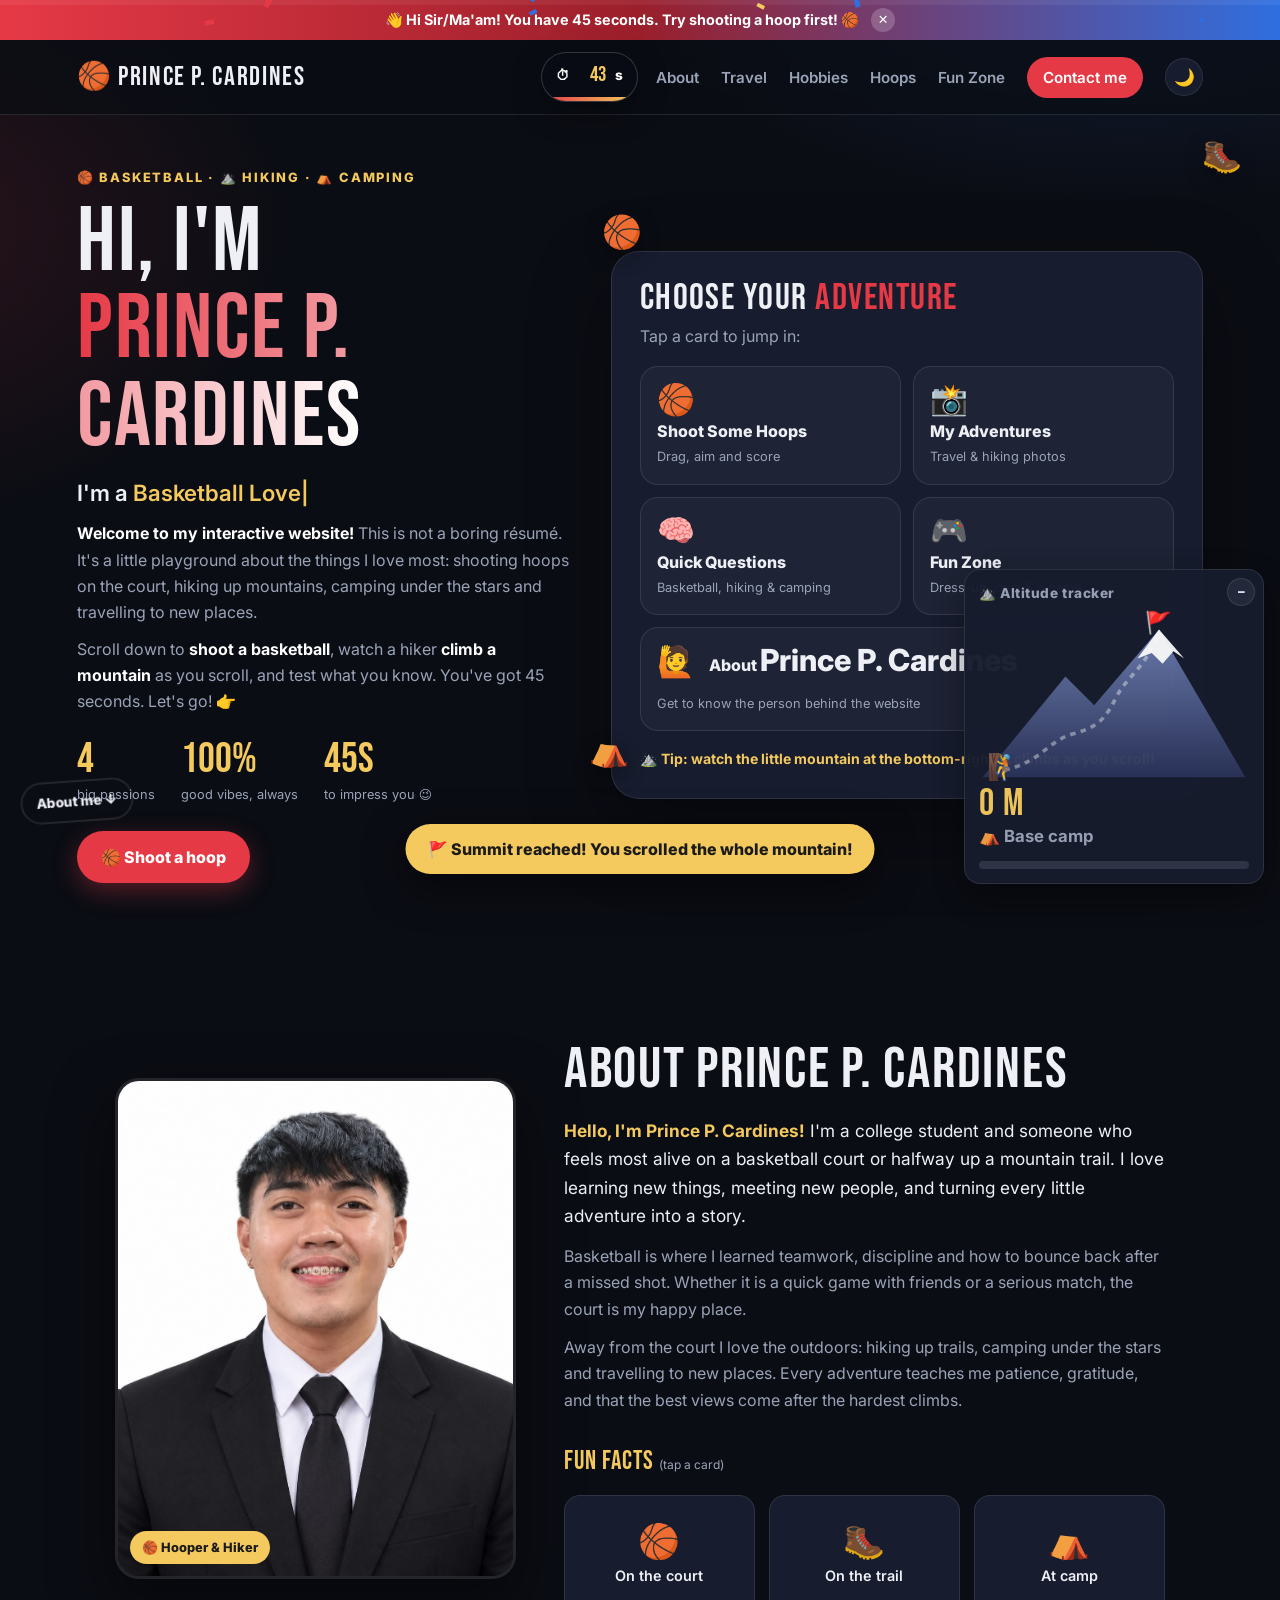
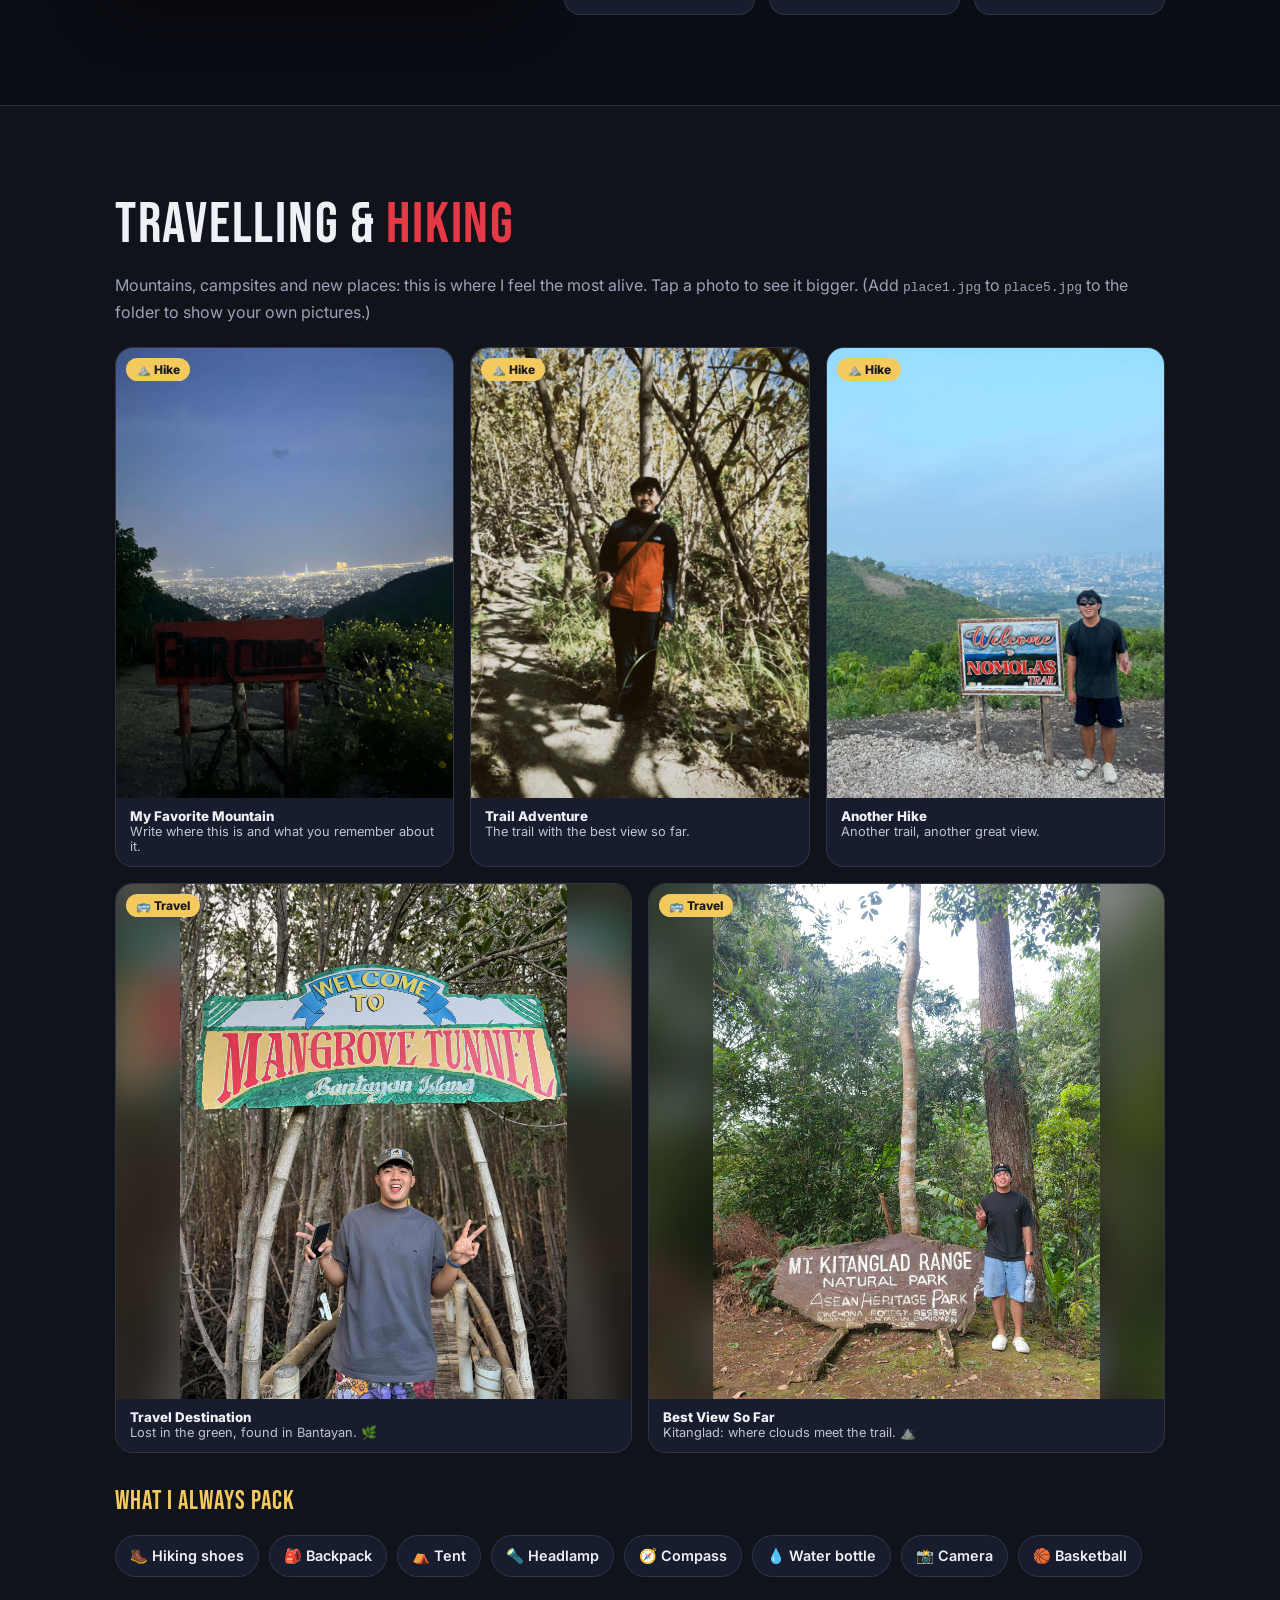
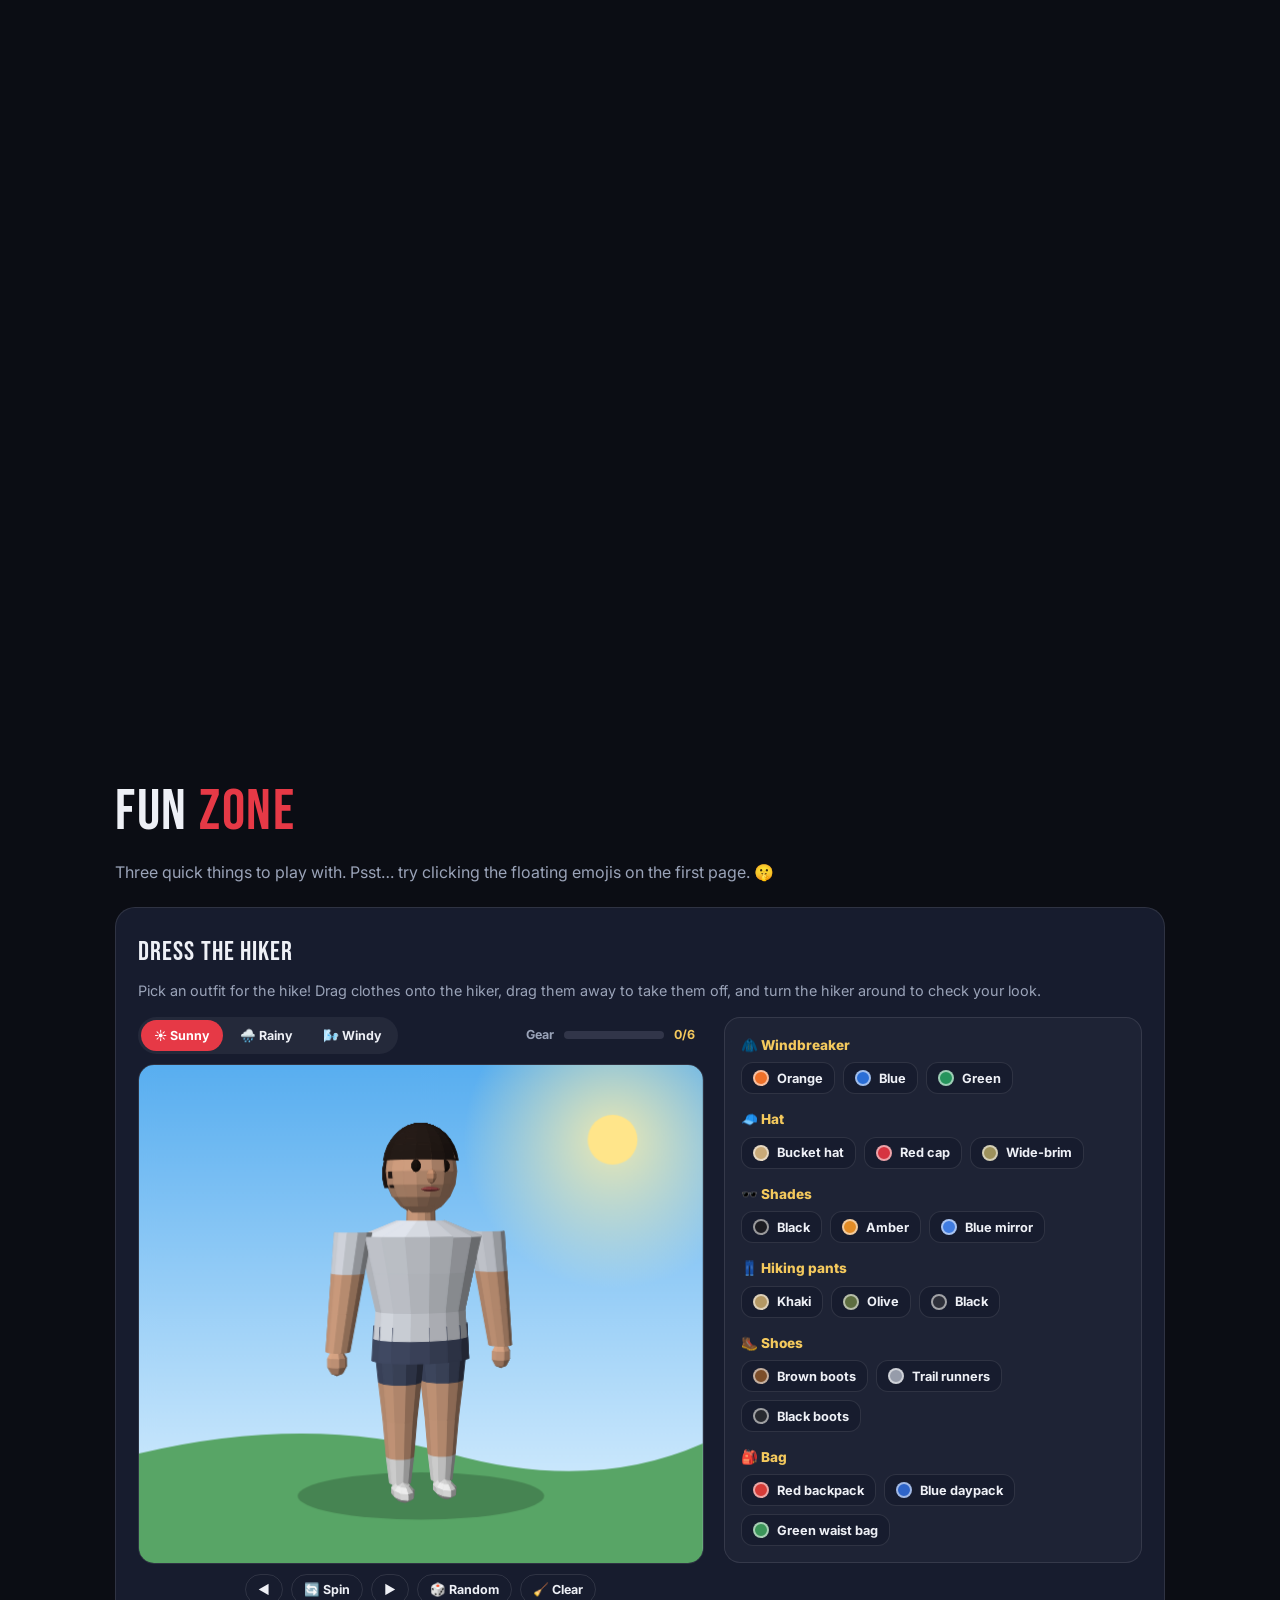
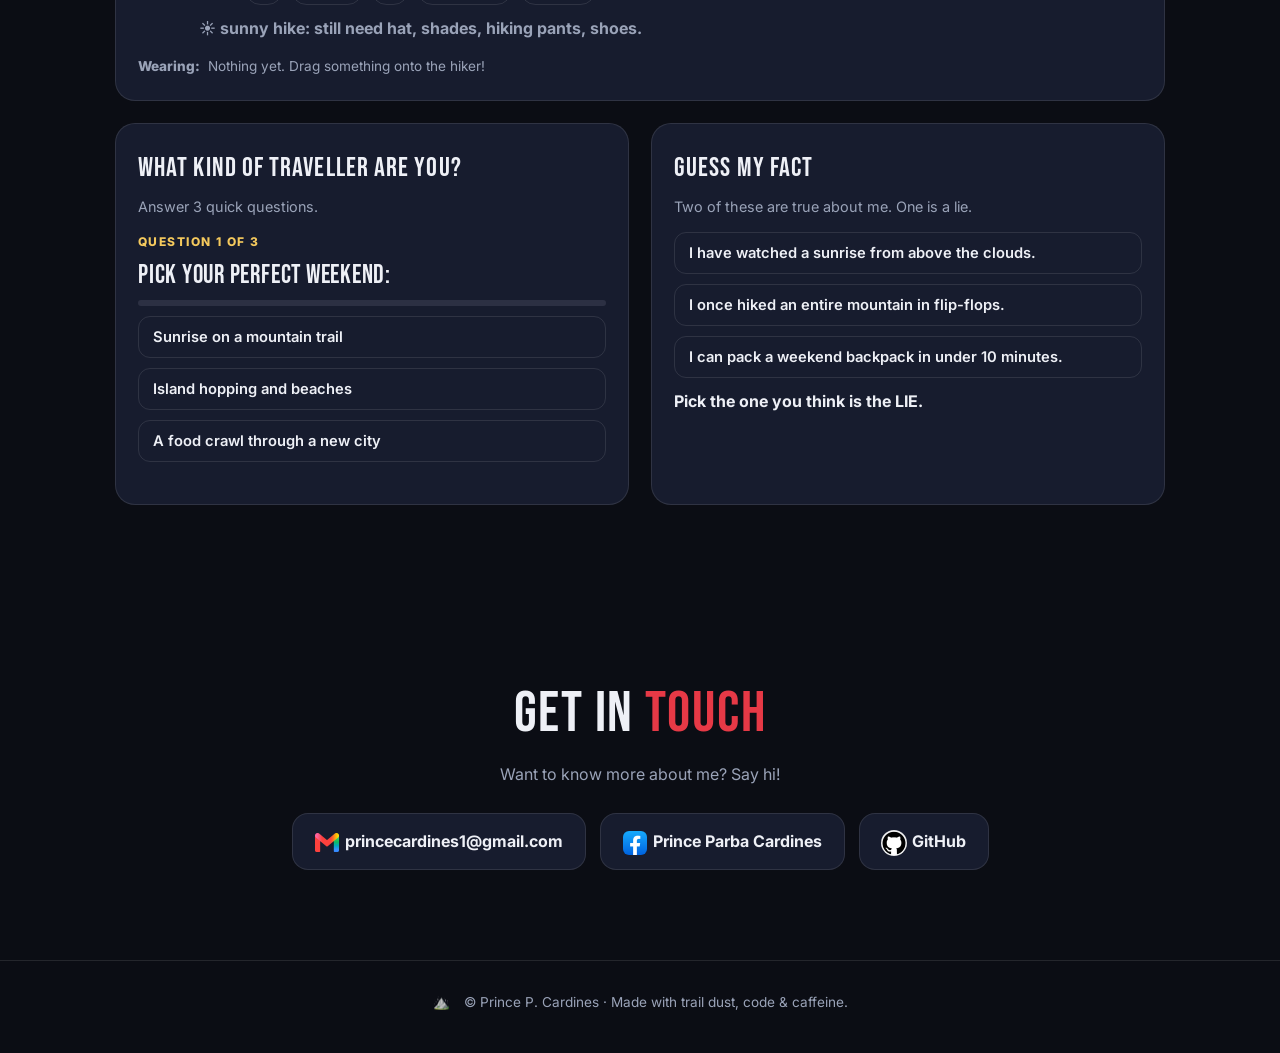
<file: index.html>
<!DOCTYPE html>
<html lang="en">
<head>
<meta charset="UTF-8">
<meta name="viewport" content="width=device-width, initial-scale=1">
<title>Prince P. Cardines | Basketball, Hiking &amp; Camping</title>
<meta name="description" content="Interactive personal website of Prince P. Cardines: basketball, hiking, camping and travel. Shoot some hoops and climb the mountain!">
<link rel="preconnect" href="https://fonts.googleapis.com">
<link rel="preconnect" href="https://fonts.gstatic.com" crossorigin>
<link href="https://fonts.googleapis.com/css2?family=Bebas+Neue&family=Inter:wght@400;600;800&display=swap" rel="stylesheet">
<script>try{var t=localStorage.getItem('hc1-theme');if(t)document.documentElement.setAttribute('data-theme',t)}catch(e){}</script>
<link rel="stylesheet" href="hci3.css">
</head>
<body>

<div class="progress" aria-hidden="true"><span id="progressBar"></span></div>

<div class="welcome" id="welcome" role="note">
  <span>👋 Hi Sir/Ma'am! You have 45 seconds. Try shooting a hoop first! 🏀</span>
  <button id="welcomeClose" aria-label="Dismiss welcome message">✕</button>
</div>

<nav class="nav">
  <a class="logo" href="#home" aria-label="Prince P. Cardines, home">🏀 <span class="full" data-name>Prince P. Cardines</span><span class="ini" aria-hidden="true">PPC</span></a>
  <div class="timer" id="timer" aria-label="45 second visit timer"><span aria-hidden="true">⏱</span><b id="timerText">45</b><span>s</span></div>
  <div class="links">
    <a href="#about">About</a>
    <a href="#travel">Travel</a>
    <a href="#hobbies">Hobbies</a>
    <a href="#hoops">Hoops</a>
    <a href="#play">Fun Zone</a>
    <a href="#contact" class="pill">Contact me</a>
    <button id="themeBtn" class="theme" aria-label="Toggle light or dark theme">🌙</button>
  </div>
</nav>

<!-- ================= HERO: INTRODUCTION ================= -->
<header id="home" class="hero">
  <button class="float f1" type="button" aria-label="Secret basketball">🏀</button>
  <button class="float f2" type="button" aria-label="Secret tent">⛺</button>
  <button class="float f3" type="button" aria-label="Secret hiking boot">🥾</button>

  <div class="hero-text">
    <p class="eyebrow">🏀 Basketball &middot; ⛰️ Hiking &middot; ⛺ Camping</p>
    <h1>Hi, I'm<br><span class="name" data-name>Prince P. Cardines</span></h1>
    <p class="role">I'm a <span id="typed" class="typed"></span><span class="cursor">|</span></p>
    <p class="lead"><strong>Welcome to my interactive website!</strong> This is not a boring r&eacute;sum&eacute;. It's a little playground about the things I love most: shooting hoops on the court, hiking up mountains, camping under the stars and travelling to new places.</p>
    <p class="lead">Scroll down to <strong>shoot a basketball</strong>, watch a hiker <strong>climb a mountain</strong> as you scroll, and test what you know. You've got 45 seconds. Let's go! 👉</p>

    <div class="stats">
      <div><b data-count="4">0</b><span>big passions</span></div>
      <div><b data-count="100" data-suffix="%">0</b><span>good vibes, always</span></div>
      <div><b data-count="45" data-suffix="s">0</b><span>to impress you 😉</span></div>
    </div>

    <div class="cta">
      <a href="#hoops" class="btn">🏀 Shoot a hoop</a>
      <a href="#about" class="btn ghost">About me ↓</a>
    </div>
  </div>

  <div class="adventure" aria-label="What is inside this website">
    <h2>Choose your <span class="red">adventure</span></h2>
    <p>Tap a card to jump in:</p>
    <div class="tiles">
      <a class="tile" href="#hoops"><span>🏀</span><b>Shoot Some Hoops</b><small>Drag, aim and score</small></a>
      <a class="tile" href="#travel"><span>📸</span><b>My Adventures</b><small>Travel &amp; hiking photos</small></a>
      <a class="tile" href="#questions"><span>🧠</span><b>Quick Questions</b><small>Basketball, hiking &amp; camping</small></a>
      <a class="tile" href="#play"><span>🎮</span><b>Fun Zone</b><small>Dress-up, quiz &amp; a game</small></a>
      <a class="tile wide" href="#about"><span>🙋</span><b>About <span data-name>Prince P. Cardines</span></b><small>Get to know the person behind the website</small></a>
    </div>
    <p class="tip">⛰️ Tip: watch the little mountain at the bottom-right. It climbs as you scroll!</p>
  </div>
</header>

<main>
<!-- ================= ABOUT ================= -->
<section id="about" class="section">
  <div class="wrap about reveal">
    <div class="photo-card" id="photoCard">
      <!-- Put your picture in the same folder and name it photo.jpg -->
      <img id="photo" src="photo.jpg" alt="Portrait of Prince P. Cardines">
      <div class="badge">🏀 Hooper &amp; Hiker</div>
    </div>
    <div>
      <h2 class="title">About <span data-name>Prince P. Cardines</span></h2>
      <p class="intro"><strong>Hello, I'm <span data-name>Prince P. Cardines</span>!</strong> I'm a college student and someone who feels most alive on a basketball court or halfway up a mountain trail. I love learning new things, meeting new people, and turning every little adventure into a story.</p>
      <p>Basketball is where I learned teamwork, discipline and how to bounce back after a missed shot. Whether it is a quick game with friends or a serious match, the court is my happy place.</p>
      <p>Away from the court I love the outdoors: hiking up trails, camping under the stars and travelling to new places. Every adventure teaches me patience, gratitude, and that the best views come after the hardest climbs.</p>

      <h3 class="sub">Fun facts <small>(tap a card)</small></h3>
      <div class="facts">
        <div class="flip" tabindex="0"><div class="inner">
          <div class="face front"><span>🏀</span><p>On the court</p></div>
          <div class="face back"><p>Always ready for a <b>pickup game</b>.</p></div>
        </div></div>
        <div class="flip" tabindex="0"><div class="inner">
          <div class="face front"><span>🥾</span><p>On the trail</p></div>
          <div class="face back"><p><b>Slow and steady</b> wins the summit.</p></div>
        </div></div>
        <div class="flip" tabindex="0"><div class="inner">
          <div class="face front"><span>⛺</span><p>At camp</p></div>
          <div class="face back"><p>Best part: <b>campfire stories</b>.</p></div>
        </div></div>
      </div>
    </div>
  </div>
</section>

<!-- ================= TRAVELLING & HIKING (5 photo slots) ================= -->
<section id="travel" class="section alt">
  <div class="wrap reveal">
    <h2 class="title">Travelling &amp; <span class="red">Hiking</span></h2>
    <p class="muted">Mountains, campsites and new places: this is where I feel the most alive. Tap a photo to see it bigger. (Add <code>place1.jpg</code> to <code>place5.jpg</code> to the folder to show your own pictures.)</p>
    <div class="gallery" id="gallery"></div>
    <h3 class="sub">What I always pack</h3>
    <div class="chips">
      <span>🥾 Hiking shoes</span><span>🎒 Backpack</span><span>⛺ Tent</span><span>🔦 Headlamp</span>
      <span>🧭 Compass</span><span>💧 Water bottle</span><span>📸 Camera</span><span>🏀 Basketball</span>
    </div>
  </div>
</section>

<!-- ================= QUESTIONS (before hobbies) ================= -->
<section id="questions" class="section">
  <div class="wrap reveal">
    <h2 class="title">Quick <span class="red">Questions</span></h2>
    <p class="muted">Before my hobbies, a warm-up! Seven questions about <b>basketball</b>, <b>hiking</b> and <b>camping</b>, the things I love most. How many can you get right?</p>
    <div class="trivia" id="trivia" aria-live="polite"></div>
  </div>
</section>

<!-- ================= HOBBIES ================= -->
<section id="hobbies" class="section alt">
  <div class="wrap reveal">
    <h2 class="title">Hobbies &amp; <span class="red">Interests</span></h2>
    <p class="muted">What I love doing when I'm off the clock. Hover or tap a card to peek inside.</p>
    <div class="hobbies">
      <div class="flip big" tabindex="0"><div class="inner"><div class="face front"><span>🏀</span><p>Basketball</p></div><div class="face back"><p>My favorite way to recharge and play with friends. Try the hoop game below!</p></div></div></div>
      <div class="flip big" tabindex="0"><div class="inner"><div class="face front"><span>🥾</span><p>Hiking</p></div><div class="face back"><p>Chasing summits and sunrises. Watch the mountain climb as you scroll.</p></div></div></div>
      <div class="flip big" tabindex="0"><div class="inner"><div class="face front"><span>⛺</span><p>Camping</p></div><div class="face back"><p>Tents, campfires, stories and a sky full of stars.</p></div></div></div>
      <div class="flip big" tabindex="0"><div class="inner"><div class="face front"><span>🚌</span><p>Travelling</p></div><div class="face back"><p>New places, new food, new people and new stories.</p></div></div></div>
      <div class="flip big" tabindex="0"><div class="inner"><div class="face front"><span>📸</span><p>Photography</p></div><div class="face back"><p>Capturing the views from every trail and every trip.</p></div></div></div>
      <div class="flip big" tabindex="0"><div class="inner"><div class="face front"><span>🎧</span><p>Music</p></div><div class="face back"><p>Lo-fi and OPM keep every road trip and hike moving.</p></div></div></div>
    </div>
    <h3 class="sub">Other things I'm into</h3>
    <div class="chips">
      <span>🌅 Sunrises</span><span>🚗 Road trips</span><span>🍜 Street food</span><span>🤝 Teamwork</span>
      <span>🌲 Nature</span><span>🌌 Stargazing</span><span>🗺️ Exploring new places</span><span>🎮 Gaming with friends</span>
    </div>
  </div>
</section>

<!-- ================= HOOPS ================= -->
<section id="hoops" class="section">
  <div class="wrap reveal">
    <h2 class="title">Shoot Some <span class="red">Hoops</span></h2>
    <p class="muted">Press the ball and slide your mouse back (or your finger on a phone), then let go. A short dotted line shows where the shot will go. The hoop moves after every basket!</p>
    <div class="court-card">
      <div class="court-hud">
        <span>Score<b id="hScore">0</b></span><span>Streak<b id="hStreak">0</b></span><span>Shots<b id="hShots">0</b></span><span>Best<b id="hBest">0</b></span>
        <button id="hReset" type="button">↻ Reset</button>
      </div>
      <canvas id="court" aria-label="Basketball shooting game. Drag the ball back with your mouse or finger and release to shoot into the hoop."></canvas>
    </div>
  </div>
</section>

<!-- ================= FUN ZONE ================= -->
<section id="play" class="section">
  <div class="wrap reveal">
    <h2 class="title">Fun <span class="red">Zone</span></h2>
    <p class="muted">Three quick things to play with. Psst… try clicking the floating emojis on the first page. 🤫</p>
    <div class="play-grid">

      <div class="play-card wide dress-card">
        <h3>Dress the Hiker</h3>
        <p class="muted">Pick an outfit for the hike! Drag clothes onto the hiker, drag them away to take them off, and turn the hiker around to check your look.</p>
        <div class="dress">
          <div class="dress-stage">
            <div class="dress-top">
              <div class="d-group" role="group" aria-label="Weather">
                <button type="button" class="d-btn on" data-wx="sunny">☀️ Sunny</button>
                <button type="button" class="d-btn" data-wx="rainy">🌧️ Rainy</button>
                <button type="button" class="d-btn" data-wx="windy">🌬️ Windy</button>
              </div>
              <div class="dress-meter"><span>Gear</span><div class="bar"><i id="dFill"></i></div><b id="dCount">0/6</b></div>
            </div>
            <canvas id="dressCv" tabindex="0" aria-label="3D hiker. Drag the background to turn the hiker around. Drag worn clothes away from the hiker to take them off. Use the left and right arrow keys to rotate."></canvas>
            <div class="dress-controls">
              <button type="button" class="d-btn" id="dLeft" aria-label="Turn left">◀</button>
              <button type="button" class="d-btn" id="dSpin">🔄 Spin</button>
              <button type="button" class="d-btn" id="dRight" aria-label="Turn right">▶</button>
              <button type="button" class="d-btn" id="dRandom">🎲 Random</button>
              <button type="button" class="d-btn" id="dClear">🧹 Clear</button>
            </div>
            <p class="dress-advice" id="dAdvice" aria-live="polite"></p>
          </div>
          <div>
            <div class="closet" id="closet" aria-label="Closet. Click an item to wear it, or drag it onto the hiker."></div>
          </div>
        </div>
        <div class="worn" id="worn" aria-live="polite"></div>
      </div>

      <div class="play-card">
        <h3>What kind of traveller are you?</h3>
        <p class="muted">Answer 3 quick questions.</p>
        <div class="quiz" id="quiz" aria-live="polite"></div>
      </div>

      <div class="play-card">
        <h3>Guess my fact</h3>
        <p class="muted">Two of these are true about me. One is a lie.</p>
        <div class="guess" id="guess">
          <button class="g-btn">I have watched a sunrise from above the clouds.</button>
          <button class="g-btn" data-lie="1">I once hiked an entire mountain in flip-flops.</button>
          <button class="g-btn">I can pack a weekend backpack in under 10 minutes.</button>
          <p id="guessOut">Pick the one you think is the LIE.</p>
          <button class="g-again" id="guessAgain" hidden>↻ Play again</button>
        </div>
      </div>

    </div>
  </div>
</section>

<!-- ================= CONTACT ================= -->
<section id="contact" class="section">
  <div class="wrap reveal contact">
    <h2 class="title">Get in <span class="red">touch</span></h2>
    <p class="muted">Want to know more about me? Say hi!</p>
    <div class="contact-cards">
      <a class="c-card" data-email href="#"><img class="gm-logo" src="[data-uri]" alt="" width="24" height="19"> <span data-email-text>princecardines1@gmail.com</span></a>
      <a class="c-card" data-facebook href="#" target="_blank" rel="noopener"><img class="gm-logo fb-logo" src="[data-uri]" alt="" width="24" height="24"> Prince Parba Cardines</a>
      <a class="c-card" data-github href="#" target="_blank" rel="noopener"><img class="gm-logo gh-logo" src="[data-uri]" alt="" width="24" height="24"> GitHub</a>
    </div>
  </div>
</section>
</main>

<footer>
  <span aria-hidden="true">⛰️</span>
  <p>&copy; <span data-name>Prince P. Cardines</span> &middot; Made with trail dust, code &amp; caffeine.</p>
</footer>

<div class="lightbox" id="lightbox" hidden role="dialog" aria-modal="true" aria-label="Photo viewer">
  <button class="lb-close" id="lbClose" type="button" aria-label="Close photo">✕</button>
  <figure><img id="lbImg" alt=""><figcaption id="lbCap"></figcaption></figure>
</div>

<div class="climb" id="climb">
  <button type="button" class="c-min" id="climbMin" aria-expanded="true" aria-label="Minimize altitude tracker">–</button>
  <div class="c-title">⛰️ Altitude tracker</div>
  <div class="c-body">
  <svg viewBox="0 0 150 96">
    <defs><linearGradient id="mtg" x1="0" y1="0" x2="0" y2="1"><stop offset="0" stop-color="#6c7db0"/><stop offset="1" stop-color="#2a3358"/></linearGradient></defs>
    <path d="M2 94 L48 38 L64 54 L100 12 L148 94Z" fill="url(#mtg)"/>
    <path d="M100 12 L88 28 L96 25 L102 31 L108 24 L114 28Z" fill="#fff" opacity=".95"/>
    <path id="climbTrail" d="M14 90 C 34 86, 38 74, 52 70 S 70 62, 76 50 S 92 34, 100 14" fill="none" stroke="rgba(255,255,255,.4)" stroke-width="2" stroke-dasharray="3 3"/>
    <path id="climbDone" d="" fill="none" stroke="#e63946" stroke-width="2.6" stroke-linecap="round"/>
    <text x="100" y="12" font-size="12" text-anchor="middle">🚩</text>
    <text id="climbHiker" x="14" y="94" font-size="15" text-anchor="middle">🧗</text>
  </svg>
  <div class="c-info"><b id="climbAlt">0 m</b><span id="climbLabel" aria-live="off">⛺ Base camp</span></div>
  <div class="c-bar"><i id="climbBar"></i></div>
  </div>
</div>

<div class="toast" id="toast" role="status" aria-live="polite"></div>

<script src="hci3.js"></script>
</body>
</html>
</file>
<file: hci3.css>
:root{
  --bg:#0b0d14; --bg2:#10131f; --card:#171c2e; --line:rgba(255,255,255,.1);
  --text:#eef0f6; --mute:#9aa3b8; --red:#e63946; --blue:#2f6fe0; --gold:#f4c95d;
  --radius:20px;
  --display:'Bebas Neue',Impact,'Arial Narrow',sans-serif;
  --body:'Inter',system-ui,-apple-system,'Segoe UI',Roboto,sans-serif;
}
*{box-sizing:border-box;margin:0;padding:0}
html{scroll-behavior:smooth;scroll-padding-top:70px}
body{
  font-family:var(--body);background:var(--bg);color:var(--text);line-height:1.65;overflow-x:hidden;
  background-image:
    radial-gradient(900px 500px at 88% -10%,rgba(47,111,224,.2),transparent 60%),
    radial-gradient(700px 500px at -10% 25%,rgba(230,57,70,.15),transparent 60%);
  background-attachment:fixed;
}
a{color:inherit;text-decoration:none}
button{font-family:inherit;cursor:pointer}
.red{color:var(--red)}
.muted{color:var(--mute)}

/* ---------- scroll progress ---------- */
.progress{position:fixed;top:0;left:0;right:0;height:5px;z-index:100;background:rgba(255,255,255,.06)}
.progress span{display:block;height:100%;width:0;
  background:linear-gradient(90deg,var(--red),var(--gold));
  background-size:100% 100%}
@keyframes stripes{to{background-position:34px 0}}

/* ---------- nav ---------- */
.nav{position:sticky;top:5px;z-index:50;display:flex;justify-content:space-between;align-items:center;
  padding:12px 6vw;backdrop-filter:blur(12px);background:rgba(11,13,20,.7);border-bottom:1px solid var(--line)}
.logo{font-family:var(--display);font-size:1.7rem;letter-spacing:.06em}
.links{display:flex;gap:22px;align-items:center;font-weight:600;font-size:.95rem}
.links a{color:var(--mute);transition:color .2s}
.links a:hover{color:#fff}
.links .pill{background:var(--red);color:#fff;padding:8px 16px;border-radius:99px}
.links .pill:hover{background:#ff4d5a}

/* ---------- hero ---------- */
.hero{display:grid;grid-template-columns:minmax(0,1fr) minmax(0,1.2fr);gap:40px;align-items:center;
  min-height:calc(100vh - 64px);padding:32px 6vw 48px}
.eyebrow{color:var(--gold);font-weight:800;letter-spacing:.14em;text-transform:uppercase;font-size:.8rem;margin-bottom:10px;animation:fadeUp .7s both}
h1{font-family:var(--display);font-weight:400;font-size:clamp(3.2rem,7.2vw,6.4rem);line-height:.95;letter-spacing:.02em;animation:fadeUp .7s .1s both}
h1 .name{background:linear-gradient(90deg,var(--red),#fff 50%,var(--blue));-webkit-background-clip:text;background-clip:text;color:transparent;
  background-size:200% 100%;animation:shine 4s linear infinite}
@keyframes shine{to{background-position:-200% 0}}
.role{font-size:1.4rem;font-weight:600;margin:14px 0 8px;animation:fadeUp .7s .2s both}
.typed{color:var(--gold)}
.cursor{color:var(--gold);animation:blink 1s steps(1) infinite}
@keyframes blink{50%{opacity:0}}
.lead{color:var(--mute);max-width:520px;animation:fadeUp .7s .3s both}
.lead strong{color:#fff}
.stats{display:flex;gap:26px;margin:24px 0;animation:fadeUp .7s .4s both;flex-wrap:wrap}
.stats b{display:block;font-family:var(--display);font-size:2.6rem;font-weight:400;color:var(--gold);line-height:1}
.stats span{font-size:.8rem;color:var(--mute)}
.cta{display:flex;gap:12px;flex-wrap:wrap;animation:fadeUp .7s .5s both}
.btn{display:inline-block;background:var(--red);color:#fff;font-weight:800;padding:13px 24px;border-radius:99px;
  transition:transform .2s,box-shadow .2s,background .2s;box-shadow:0 8px 24px rgba(230,57,70,.35)}
.btn:hover{transform:translateY(-3px);background:#ff4d5a}
.btn.ghost{background:transparent;border:2px solid var(--line);box-shadow:none}
.btn.ghost:hover{border-color:#fff;background:rgba(255,255,255,.06)}
.btn.big{font-size:1.15rem;padding:16px 34px;margin-top:22px}
@keyframes fadeUp{from{opacity:0;transform:translateY(18px)}to{opacity:1;transform:none}}

/* ---------- 3D stage ---------- */
.stage{position:relative;display:flex;flex-direction:column;height:min(78vh,740px);min-height:580px;
  border-radius:28px;border:1px solid var(--line);overflow:hidden;
  background:radial-gradient(circle at 50% 35%,#27304f 0%,#141830 55%,#0c0f1c 100%);
  box-shadow:0 30px 80px rgba(0,0,0,.5);animation:fadeUp .8s .2s both}
.stage:not(.touched){animation:fadeUp .8s .2s both,glow 2.2s 1.2s ease-in-out infinite}
@keyframes glow{0%,100%{box-shadow:0 30px 80px rgba(0,0,0,.5),0 0 0 0 rgba(244,201,93,0)}
  50%{box-shadow:0 30px 80px rgba(0,0,0,.5),0 0 0 6px rgba(244,201,93,.28)}}

.hud{position:absolute;top:14px;left:14px;right:14px;display:flex;justify-content:space-between;align-items:flex-start;gap:10px;pointer-events:none}
.meter{display:flex;align-items:center;gap:10px;background:rgba(10,12,22,.7);backdrop-filter:blur(8px);
  border:1px solid var(--line);padding:8px 14px;border-radius:99px;font-size:.78rem;font-weight:600}
.meter .bar{width:110px;height:8px;border-radius:99px;background:rgba(255,255,255,.12);overflow:hidden}
.meter i{display:block;height:100%;width:0;border-radius:99px;transition:width .15s;
  background:linear-gradient(90deg,var(--red),var(--gold));background-size:100% 100%}
.meter b{min-width:34px;text-align:right;color:var(--gold)}
.chip{background:var(--gold);color:#1b1b1b;font-weight:800;padding:8px 14px;border-radius:99px;font-size:.8rem}

.hint{position:absolute;left:50%;top:70px;transform:translateX(-50%);background:var(--gold);color:#1b1b1b;font-weight:800;
  padding:10px 18px;border-radius:99px;font-size:.9rem;pointer-events:none;white-space:nowrap;
  animation:bob 1.4s ease-in-out infinite;transition:opacity .4s}
.hint.gone{opacity:0;animation:none}
.scissor{display:inline-block;animation:snip .6s steps(2) infinite}
@keyframes bob{50%{transform:translateX(-50%) translateY(7px)}}
@keyframes snip{50%{transform:rotate(-18deg)}}



.toolbar{display:flex;flex-wrap:wrap;gap:8px 14px;padding:12px 14px;background:rgba(8,10,18,.78);border-top:1px solid var(--line);justify-content:center}
.group{display:flex;gap:4px;align-items:center;padding:3px;border-radius:99px;background:rgba(255,255,255,.05)}
.toolbar button{border:1px solid transparent;background:transparent;color:var(--text);font-size:.76rem;font-weight:700;
  padding:7px 11px;border-radius:99px;transition:background .15s,transform .15s}
.toolbar button:hover{background:rgba(255,255,255,.12);transform:translateY(-1px)}
.toolbar button.on{background:var(--red);color:#fff}
.toolbar button:focus-visible{outline:2px solid var(--gold);outline-offset:2px}

/* ---------- sections ---------- */
.section{padding:90px 6vw}
.section.alt{background:rgba(255,255,255,.025);border-block:1px solid var(--line)}
.wrap{max-width:1050px;margin:0 auto}
.title{font-family:var(--display);font-weight:400;font-size:clamp(2.4rem,5vw,3.6rem);letter-spacing:.03em;line-height:1;margin-bottom:18px}
.sub{font-family:var(--display);font-weight:400;font-size:1.6rem;letter-spacing:.04em;margin:28px 0 12px;color:var(--gold)}
.sub small{font-family:var(--body);font-size:.75rem;color:var(--mute);letter-spacing:0}
.reveal{opacity:0;transform:translateY(34px);transition:opacity .8s,transform .8s}
.reveal.in{opacity:1;transform:none}

.about{display:grid;grid-template-columns:minmax(0,.8fr) minmax(0,1.2fr);gap:48px;align-items:center}
.about p{color:var(--mute);margin-bottom:12px}
.photo-card{position:relative;aspect-ratio:4/5;border-radius:24px;overflow:hidden;border:3px solid var(--line);
  transition:transform .15s ease-out;transform-style:preserve-3d;box-shadow:0 24px 60px rgba(0,0,0,.5);will-change:transform}
.photo-card::before{content:"";position:absolute;inset:0;z-index:2;pointer-events:none;border-radius:21px;
  background:linear-gradient(135deg,rgba(255,255,255,.18),transparent 40%)}
.photo-card img{width:100%;height:100%;object-fit:cover;display:block}
.badge{position:absolute;left:12px;bottom:12px;z-index:3;background:var(--gold);color:#1b1b1b;font-weight:800;font-size:.8rem;padding:6px 12px;border-radius:99px}

/* flip cards */
.facts,.hobbies{display:grid;gap:14px}
.facts{grid-template-columns:repeat(3,1fr)}
.hobbies{grid-template-columns:repeat(3,1fr);margin-top:26px}
.flip{perspective:800px;height:120px;cursor:pointer;outline:none}
.flip.big{height:150px}
.flip .inner{position:relative;width:100%;height:100%;transition:transform .55s;transform-style:preserve-3d}
.flip.flipped .inner{transform:rotateY(180deg)}
@media (hover:hover){.flip:hover .inner{transform:rotateY(180deg)}}
.flip:focus-visible .inner{outline:2px solid var(--gold);border-radius:16px}
.face{position:absolute;inset:0;backface-visibility:hidden;-webkit-backface-visibility:hidden;border-radius:16px;
  display:flex;flex-direction:column;align-items:center;justify-content:center;text-align:center;padding:12px;
  background:var(--card);border:1px solid var(--line)}
.face span{font-size:2.1rem;line-height:1.1}
.face p{margin:4px 0 0;color:var(--text);font-weight:600;font-size:.9rem}
.face.back{transform:rotateY(180deg);background:linear-gradient(135deg,var(--red),#9b1f2b)}
.face.back p{color:#fff;margin:0;font-weight:600}

/* skills */
.skill-grid{display:grid;grid-template-columns:repeat(2,1fr);gap:20px 40px}
.skill .row{display:flex;justify-content:space-between;font-weight:600;margin-bottom:6px}
.skill .row b{color:var(--gold)}
.skill .bar{height:12px;border-radius:99px;background:rgba(255,255,255,.08);overflow:hidden}
.skill i{display:block;height:100%;width:0;border-radius:99px;transition:width 1.4s cubic-bezier(.2,.8,.2,1);
  background:linear-gradient(90deg,var(--red),var(--gold));background-size:100% 100%}
.skills.in .skill i{width:var(--lvl)}
.skills.in .skill:nth-child(2) i{transition-delay:.1s}.skills.in .skill:nth-child(3) i{transition-delay:.2s}
.skills.in .skill:nth-child(4) i{transition-delay:.3s}.skills.in .skill:nth-child(5) i{transition-delay:.4s}
.skills.in .skill:nth-child(6) i{transition-delay:.5s}
.chips{display:flex;flex-wrap:wrap;gap:10px}
.chips span{background:var(--card);border:1px solid var(--line);padding:8px 14px;border-radius:99px;font-weight:600;font-size:.9rem;
  transition:transform .2s,border-color .2s,background .2s}
.chips span:hover{transform:translateY(-4px) rotate(-2deg);border-color:var(--gold);background:#1f2540}


/* contact */
.contact{text-align:center}
.contact-cards{display:flex;flex-wrap:wrap;justify-content:center;gap:14px;margin-top:26px}
.c-card{background:var(--card);border:1px solid var(--line);padding:14px 22px;border-radius:16px;font-weight:700;transition:transform .2s,border-color .2s}
.c-card:hover{transform:translateY(-5px);border-color:var(--red)}

footer{display:flex;align-items:center;justify-content:center;gap:14px;padding:30px 6vw 40px;color:var(--mute);font-size:.85rem;border-top:1px solid var(--line)}

.toast{position:fixed;left:50%;bottom:26px;transform:translate(-50%,30px);opacity:0;z-index:200;pointer-events:none;
  background:var(--gold);color:#1b1b1b;font-weight:800;padding:12px 22px;border-radius:99px;box-shadow:0 12px 40px rgba(0,0,0,.5);
  transition:opacity .3s,transform .3s;max-width:92vw;text-align:center}
.toast.show{opacity:1;transform:translate(-50%,0)}

/* ---------- responsive ---------- */
@media (max-width:960px){
  .hero{grid-template-columns:1fr;min-height:0}
  .stage{height:78vh;min-height:560px}
  .about{grid-template-columns:1fr}
  .photo-card{max-width:320px;margin:0 auto}
  .skill-grid{grid-template-columns:1fr}
  .links a:not(.pill){display:none}
}
@media (max-width:560px){
  .facts,.hobbies{grid-template-columns:repeat(2,1fr)}
  
  .meter .bar{width:70px}
}
@media (prefers-reduced-motion:reduce){
  *,*::before,*::after{animation-duration:.01ms!important;animation-iteration-count:1!important;transition-duration:.01ms!important}
  html{scroll-behavior:auto}
  .reveal{opacity:1;transform:none}
}

/* ================= NEW FEATURES (hc1) ================= */

/* light theme */
:root[data-theme="light"]{
  --bg:#f4f6fb; --card:#ffffff; --line:rgba(15,20,40,.13);
  --text:#151826; --mute:#566079; --gold:#c07f00;
}
:root[data-theme="light"] .nav{background:rgba(244,246,251,.8)}
:root[data-theme="light"] .links a:hover{color:var(--text)}
:root[data-theme="light"] .section.alt{background:rgba(15,20,40,.04)}
:root[data-theme="light"] h1 .name{background-image:linear-gradient(90deg,var(--red),#151826 50%,var(--blue));-webkit-background-clip:text;background-clip:text}
:root[data-theme="light"] .lead strong{color:var(--text)}
:root[data-theme="light"] .btn.ghost:hover{border-color:var(--text);background:rgba(15,20,40,.05)}
:root[data-theme="light"] .chips span:hover{background:#e8ecf7}
:root[data-theme="light"] .photo-card,:root[data-theme="light"] .c-card{box-shadow:0 6px 20px rgba(15,20,40,.08)}

.theme{background:var(--card);border:1px solid var(--line);color:var(--text);width:38px;height:38px;border-radius:50%;font-size:1.05rem;
  display:inline-grid;place-items:center;transition:transform .2s,border-color .2s}
.theme:hover{transform:rotate(20deg) scale(1.08);border-color:var(--gold)}
.theme:focus-visible{outline:2px solid var(--gold);outline-offset:2px}

/* welcome strip */
.welcome{display:flex;align-items:center;justify-content:center;gap:12px;padding:8px 14px;text-align:center;
  background:linear-gradient(90deg,var(--red),#9b1f2b 50%,var(--blue));color:#fff;font-weight:700;font-size:.9rem;
  max-height:80px;overflow:hidden;transition:max-height .4s,padding .4s,opacity .4s}
.welcome.hide{max-height:0;padding-block:0;opacity:0}
.welcome button{background:rgba(255,255,255,.2);border:0;color:#fff;width:24px;height:24px;border-radius:50%;line-height:1;font-size:.8rem}
.welcome button:hover{background:rgba(255,255,255,.35)}

/* 45s countdown badge */
.timer{position:relative;margin-left:auto;margin-right:18px;display:flex;align-items:center;gap:8px;
  padding:5px 14px 9px;border-radius:99px;font-weight:800;font-size:.85rem;overflow:hidden;
  background:rgba(10,12,22,.85);color:#fff;border:1px solid rgba(255,255,255,.18);backdrop-filter:blur(8px);
  box-shadow:0 10px 30px rgba(0,0,0,.35);--p:100%}
.timer b{font-family:var(--display);font-weight:400;font-size:1.3rem;letter-spacing:.04em;color:var(--gold);min-width:1.4em;text-align:right}
.timer::after{content:"";position:absolute;left:0;bottom:0;height:4px;width:var(--p);transition:width .3s linear;
  background:linear-gradient(90deg,var(--red),var(--gold));background-size:100% 100%}
.timer.low b{color:#ff6b75;animation:blink 1s steps(1) infinite}
.timer.done{background:var(--gold);color:#1b1b1b;animation:fadeUp .5s both}
.timer.done::after{display:none}

/* confetti layer */
.confetti{position:fixed;inset:0;width:100%;height:100%;pointer-events:none;z-index:300}



/* fun zone */
.muted.center,.center{text-align:center}
.play-grid{display:grid;grid-template-columns:repeat(2,minmax(0,1fr));gap:22px;margin-top:22px}
.play-card{background:var(--card);border:1px solid var(--line);border-radius:var(--radius);padding:22px}
.play-card.wide{grid-column:1/-1}
.play-card h3{font-family:var(--display);font-weight:400;font-size:1.7rem;letter-spacing:.04em;margin-bottom:4px}
.play-card .muted{font-size:.9rem;margin-bottom:14px}

.ba{position:relative;--pos:50%;max-width:620px;margin:0 auto;aspect-ratio:4/3;border-radius:16px;overflow:hidden;user-select:none;touch-action:pan-y;border:1px solid var(--line)}
.ba img{position:absolute;inset:0;width:100%;height:100%;object-fit:cover;pointer-events:none}
.ba .after{clip-path:inset(0 0 0 var(--pos))}
.ba .handle{position:absolute;top:0;bottom:0;left:var(--pos);width:4px;margin-left:-2px;background:#fff;pointer-events:none;box-shadow:0 0 12px rgba(0,0,0,.5)}
.ba .handle::after{content:"↔";position:absolute;top:50%;left:50%;transform:translate(-50%,-50%);width:42px;height:42px;border-radius:50%;
  display:grid;place-items:center;background:var(--red);color:#fff;font-weight:800;box-shadow:0 4px 14px rgba(0,0,0,.45)}
.ba .tag{position:absolute;top:10px;padding:4px 10px;border-radius:99px;background:rgba(0,0,0,.6);color:#fff;font-size:.75rem;font-weight:800;pointer-events:none}
.ba .tag.l{left:10px}.ba .tag.r{right:10px}
.ba input{position:absolute;inset:0;width:100%;height:100%;margin:0;opacity:0;cursor:ew-resize}
.ba:focus-within{outline:3px solid var(--gold);outline-offset:3px}

.quiz{min-height:250px;display:flex;flex-direction:column;gap:10px}
.q-step{font-size:.75rem;font-weight:800;letter-spacing:.12em;text-transform:uppercase;color:var(--gold)}
.q-q,.q-res{font-family:var(--display);font-weight:400;font-size:1.6rem;letter-spacing:.03em;line-height:1.1}
.q-text{color:var(--mute)}
.q-bar{height:6px;border-radius:99px;background:rgba(128,128,150,.2);overflow:hidden}
.q-bar i{display:block;height:100%;background:var(--red);transition:width .4s}
.q-btn,.g-btn,.g-again{text-align:left;background:transparent;color:var(--text);border:1px solid var(--line);border-radius:12px;
  padding:11px 14px;font-weight:600;font-size:.92rem;transition:transform .15s,border-color .15s,background .15s}
.q-btn:hover,.g-btn:hover{transform:translateX(5px);border-color:var(--red);background:rgba(230,57,70,.08)}
.q-btn:focus-visible,.g-btn:focus-visible,.g-again:focus-visible{outline:2px solid var(--gold);outline-offset:2px}

.guess{display:flex;flex-direction:column;gap:10px}
.g-btn.truth{border-color:#2fb36a;background:rgba(47,179,106,.14)}
.g-btn.lie{border-color:var(--red);background:rgba(230,57,70,.16)}
.g-btn.truth::after{content:"  ✅ true";font-weight:800;color:#2fb36a}
.g-btn.lie::after{content:"  ❌ the lie";font-weight:800;color:var(--red)}
#guessOut{font-weight:700;min-height:1.6em}
.g-again{align-self:flex-start}

@media (max-width:960px){.play-grid{grid-template-columns:1fr}.timer{font-size:.78rem}}

/* small phones: keep the nav on one line */
@media (max-width:560px){
  .nav{padding:10px 4vw;gap:8px}
  .logo{font-size:1.3rem;white-space:nowrap}
  .logo .full{display:none}
  .logo .ini{display:inline}
  .links{gap:8px}
  .links .pill{padding:7px 12px;white-space:nowrap;font-size:.8rem}
  .timer{margin-right:6px;padding:4px 10px 8px;font-size:.75rem;white-space:nowrap}
  .timer b{font-size:1.1rem}
  .theme{width:34px;height:34px}
}

/* ================= NEW (hoops, climb, questions) ================= */

/* nav: hide section links earlier so a long name never crowds it */
@media (max-width:1180px){.links a:not(.pill){display:none}}
.logo .ini{display:none}

.about .intro{color:var(--text);font-size:1.08rem}
.about .intro strong{color:var(--gold)}

/* questions (trivia) */
.trivia{display:flex;flex-direction:column;gap:10px;max-width:680px;margin-top:20px;background:var(--card);
  border:1px solid var(--line);border-radius:var(--radius);padding:22px}
.q-btn:disabled{cursor:default}
.q-btn:disabled:hover{transform:none}
a.q-btn{display:block;text-align:center}
.q-btn.right{border-color:#2fb36a;background:rgba(47,179,106,.16)}
.q-btn.wrong{border-color:var(--red);background:rgba(230,57,70,.16)}
.t-why{color:var(--mute);font-size:.92rem}
.t-next{align-self:flex-start;background:var(--red);color:#fff;border:0;border-radius:99px;padding:10px 20px;font-weight:800}
.t-next:hover{background:#ff4d5a}
.t-next:focus-visible{outline:2px solid var(--gold);outline-offset:2px}
.t-row{display:flex;gap:10px;flex-wrap:wrap}
.t-row .q-btn{flex:1 1 160px}

/* basketball game */
.court-card{background:var(--card);border:1px solid var(--line);border-radius:var(--radius);padding:14px;margin-top:20px}
.court-hud{display:flex;flex-wrap:wrap;gap:6px 20px;align-items:center;font-weight:700;font-size:.85rem;color:var(--mute);margin-bottom:10px}
.court-hud b{font-family:var(--display);font-weight:400;font-size:1.5rem;color:var(--gold);margin-left:4px;letter-spacing:.04em}
.court-hud button{margin-left:auto;background:transparent;color:var(--text);border:1px solid var(--line);border-radius:99px;padding:7px 14px;font-weight:700;font-size:.8rem}
.court-hud button:hover{border-color:var(--red)}
.court-hud button:focus-visible{outline:2px solid var(--gold);outline-offset:2px}
#court{display:block;width:100%;height:clamp(300px,50vw,440px);border-radius:14px;touch-action:none;background:#171c36}

/* mountain-climb scroll tracker */
.climb{position:fixed;right:14px;bottom:14px;z-index:140;width:168px;padding:8px 10px 10px;border-radius:16px;
  background:var(--card);border:1px solid var(--line);box-shadow:0 12px 34px rgba(0,0,0,.4);
  opacity:0;transform:translateY(18px);transition:opacity .4s,transform .4s;pointer-events:none}
.climb.show{opacity:.97;transform:none}
.climb svg{display:block;width:100%;height:auto}
.climb .c-info{display:flex;justify-content:space-between;align-items:baseline;gap:6px;margin-top:2px}
.climb b{font-family:var(--display);font-weight:400;font-size:1.25rem;letter-spacing:.04em;color:var(--gold)}
.climb span{font-size:.72rem;font-weight:700;color:var(--mute);text-align:right}
@media (max-width:560px){.climb{width:126px;right:8px;bottom:8px}.climb b{font-size:1rem}.climb span{font-size:.62rem}}

/* polish: climb card text + mobile initials */
.climb .c-info{flex-direction:column;align-items:flex-start;gap:0;margin-top:4px}
.climb b{white-space:nowrap;line-height:1.1}
.climb span{white-space:nowrap;text-align:left}
@media (max-width:560px){.logo .full{display:none}.logo .ini{display:inline;font-size:1.15rem;letter-spacing:.08em}}

/* ================= OUTDOOR VERSION (intro hero, gallery) ================= */
/* intro hero: floating emojis (clickable secrets) */
.hero{position:relative}
.float{position:absolute;z-index:2;background:none;border:0;font-size:2rem;line-height:1;cursor:pointer;
  animation:floaty 6s ease-in-out infinite;filter:drop-shadow(0 6px 10px rgba(0,0,0,.35))}
.float:focus-visible{outline:2px solid var(--gold);outline-offset:4px;border-radius:8px}
.float.f1{left:47%;top:12%}
.float.f2{left:46%;top:74%;animation-delay:-2s}
.float.f3{right:3%;top:3%;animation-delay:-4s}
@keyframes floaty{0%,100%{transform:translateY(0) rotate(-6deg)}50%{transform:translateY(-14px) rotate(8deg)}}

.lead + .lead{margin-top:10px}

/* "choose your adventure" card */
.adventure{background:var(--card);border:1px solid var(--line);border-radius:28px;padding:28px;
  box-shadow:0 30px 80px rgba(0,0,0,.35);animation:fadeUp .8s .2s both}
.adventure h2{font-family:var(--display);font-weight:400;font-size:2.3rem;letter-spacing:.04em;line-height:1}
.adventure > p{color:var(--mute);margin:6px 0 16px}
.tiles{display:grid;grid-template-columns:repeat(2,minmax(0,1fr));gap:12px}
.tile{display:flex;flex-direction:column;gap:2px;padding:16px;border-radius:18px;border:1px solid var(--line);
  background:rgba(128,128,150,.07);transition:transform .2s,border-color .2s,background .2s}
.tile span{font-size:1.9rem;line-height:1.1}
.tile b{font-weight:800}
.tile small{color:var(--mute);font-size:.8rem}
.tile:hover{transform:translateY(-5px) rotate(-1deg);border-color:var(--red);background:rgba(230,57,70,.1)}
.tile:focus-visible{outline:2px solid var(--gold);outline-offset:3px}
.tile.wide{grid-column:1/-1;flex-direction:row;align-items:center;gap:14px;flex-wrap:wrap}
.tile.wide small{flex-basis:100%;margin-left:0}
.adventure .tip{margin:16px 0 0;font-size:.88rem;color:var(--gold);font-weight:700}

/* photo slots */
.gallery{display:grid;grid-template-columns:repeat(6,minmax(0,1fr));gap:16px;margin-top:22px}
.g-card{grid-column:span 2;position:relative;aspect-ratio:4/3;overflow:hidden;border-radius:18px;border:1px solid var(--line);
  padding:0;background:var(--card);cursor:pointer;text-align:left;color:#fff}
.g-card:nth-child(n+4){grid-column:span 3}
.g-card img{width:100%;height:100%;object-fit:cover;display:block;transition:transform .5s}
.g-card:hover img{transform:scale(1.07)}
.g-card:focus-visible{outline:3px solid var(--gold);outline-offset:3px}
.g-tag{position:absolute;top:10px;left:10px;background:var(--gold);color:#1b1b1b;font-weight:800;font-size:.75rem;padding:4px 10px;border-radius:99px}
.g-info{position:absolute;left:0;right:0;bottom:0;padding:30px 14px 12px;display:flex;flex-direction:column;
  background:linear-gradient(transparent,rgba(0,0,0,.8))}
.g-info b{font-weight:800}
.g-info small{opacity:.85;font-size:.8rem}
.lightbox{position:fixed;inset:0;z-index:400;display:flex;align-items:center;justify-content:center;padding:20px;background:rgba(5,8,18,.9)}
.lightbox[hidden]{display:none}
.lightbox figure{max-width:92vw;text-align:center;color:#fff}
.lightbox img{max-width:92vw;max-height:76vh;border-radius:14px;display:block;margin:0 auto}
.lightbox figcaption{margin-top:12px;font-weight:600}
.lb-close{position:absolute;top:16px;right:16px;width:42px;height:42px;border-radius:50%;border:0;background:var(--red);color:#fff;font-size:1.1rem;font-weight:800}
.lb-close:focus-visible{outline:2px solid var(--gold);outline-offset:3px}

@media (max-width:960px){
  .float.f1,.float.f2{display:none}
  .adventure{padding:22px}
}
@media (max-width:700px){
  .gallery{grid-template-columns:repeat(2,minmax(0,1fr))}
  .g-card,.g-card:nth-child(n+4){grid-column:span 1}
  .g-card:first-child{grid-column:span 2}
}

/* ================= DRESS THE HIKER ================= */
.dress{display:grid;grid-template-columns:minmax(0,1.15fr) minmax(0,.85fr);gap:20px;align-items:start}
.dress-top{display:flex;flex-wrap:wrap;gap:10px 16px;align-items:center;justify-content:space-between;margin-bottom:10px}
.d-group{display:flex;gap:4px;padding:3px;border-radius:99px;background:rgba(128,128,150,.12)}
.d-btn{border:1px solid transparent;background:transparent;color:var(--text);font-size:.78rem;font-weight:700;padding:7px 12px;border-radius:99px;transition:background .15s,transform .15s}
.d-btn:hover{background:rgba(128,128,150,.2);transform:translateY(-1px)}
.d-btn.on{background:var(--red);color:#fff}
.d-btn:focus-visible{outline:2px solid var(--gold);outline-offset:2px}
.dress-meter{display:flex;align-items:center;gap:10px;font-size:.78rem;font-weight:700;color:var(--mute)}
.dress-meter .bar{width:100px;height:8px;border-radius:99px;background:rgba(128,128,150,.25);overflow:hidden}
.dress-meter i{display:block;height:100%;width:0;border-radius:99px;background:linear-gradient(90deg,var(--red),var(--gold));transition:width .25s}
.dress-meter b{color:var(--gold);min-width:2.4em}
#dressCv{display:block;width:100%;height:clamp(380px,52vw,500px);border-radius:16px;touch-action:none;outline:none;border:1px solid var(--line)}
#dressCv:focus-visible{box-shadow:0 0 0 3px var(--gold)}
#dressCv.drop{outline:3px dashed var(--gold);outline-offset:-3px}
#dressCv.grabbing{cursor:grabbing!important}
.dress-controls{display:flex;flex-wrap:wrap;gap:8px;margin-top:10px;justify-content:center}
.dress-controls .d-btn{border-color:var(--line)}
.dress-advice{margin-top:10px;font-weight:700;text-align:center;color:var(--mute);min-height:1.6em}
.dress-advice.ok{color:#2fb36a}
.closet{background:rgba(128,128,150,.07);border:1px solid var(--line);border-radius:16px;padding:16px}
.cl-row{margin-bottom:14px}
.cl-row:last-child{margin-bottom:0}
.cl-label{font-weight:800;font-size:.85rem;color:var(--gold);margin-bottom:6px}
.cl-items{display:flex;flex-wrap:wrap;gap:8px}
.cl-item{display:flex;align-items:center;gap:8px;padding:7px 11px;border:1px solid var(--line);border-radius:12px;background:var(--card);color:var(--text);
  font-weight:700;font-size:.8rem;cursor:grab;touch-action:none;user-select:none;transition:border-color .15s,transform .15s}
.cl-item .sw{width:16px;height:16px;border-radius:50%;border:2px solid rgba(255,255,255,.55);flex:none}
.cl-item:hover{border-color:var(--red);transform:translateY(-2px)}
.cl-item.on{border-color:var(--gold);background:rgba(244,201,93,.14)}
.cl-item:focus-visible{outline:2px solid var(--gold);outline-offset:2px}
.worn{display:flex;flex-wrap:wrap;gap:8px;margin-top:14px;align-items:center}
.worn::before{content:"Wearing:";font-weight:800;font-size:.85rem;color:var(--mute)}
.worn-empty{color:var(--mute);font-size:.85rem}
.w-chip{display:inline-flex;align-items:center;gap:6px;padding:5px 6px 5px 12px;border-radius:99px;background:var(--card);border:1px solid var(--line);font-size:.8rem;font-weight:700}
.w-x{width:22px;height:22px;border-radius:50%;border:0;background:var(--red);color:#fff;font-size:.7rem;font-weight:800;line-height:1}
.w-x:hover{background:#ff4d5a}
.w-x:focus-visible{outline:2px solid var(--gold);outline-offset:2px}
.ghost{position:fixed;z-index:500;pointer-events:none;transform:translate(-50%,-120%) rotate(-4deg);padding:8px 14px;border-radius:99px;
  background:var(--card);color:var(--text);border:2px solid var(--gold);font-weight:800;font-size:.85rem;box-shadow:0 12px 30px rgba(0,0,0,.45)}
@media (max-width:860px){.dress{grid-template-columns:1fr}}

/* big altitude tracker: clearly visible, with a minimize button so the visitor stays in control */
.climb{width:300px;padding:12px 14px 14px;opacity:0;pointer-events:none;right:16px;bottom:16px}
.climb.show{opacity:.97;pointer-events:none}
.climb .c-min{pointer-events:auto}
.climb .c-title{font-weight:800;font-size:.85rem;color:var(--mute);letter-spacing:.04em;margin-bottom:4px;padding-right:34px}
.climb b{font-size:2.4rem;line-height:1}
.climb span{font-size:1.05rem}
.climb .c-bar{height:8px;border-radius:99px;background:rgba(128,128,150,.25);margin-top:10px;overflow:hidden}
.climb .c-bar i{display:block;height:100%;width:0;border-radius:99px;background:linear-gradient(90deg,var(--red),var(--gold))}
.climb .c-min{position:absolute;top:8px;right:8px;width:28px;height:28px;border-radius:50%;border:1px solid var(--line);background:rgba(128,128,150,.15);color:var(--text);font-weight:800;line-height:1;cursor:pointer}
.climb .c-min:hover{background:var(--red);color:#fff}
.climb .c-min:focus-visible{outline:2px solid var(--gold);outline-offset:2px}
.climb.min{width:auto;padding:6px}
.climb.min .c-body,.climb.min .c-title{display:none}
.climb.min .c-min{position:static}
@media (max-width:700px){.climb{width:210px;right:8px;bottom:8px}.climb b{font-size:1.7rem}.climb span{font-size:.85rem}}

.gm-logo{width:24px;height:auto;vertical-align:middle;display:inline-block;margin-right:2px}
.fb-logo{border-radius:6px}
.climb.away{opacity:0!important;transform:translateY(18px)!important}
.gh-logo{border-radius:50%;background:#fff;box-shadow:0 0 0 1px rgba(255,255,255,.9)}

/* gallery: show the WHOLE photo (so signs and lettering stay readable), caption sits below it */
.g-card{display:flex;flex-direction:column;aspect-ratio:auto;overflow:hidden}
.g-media{position:relative;width:100%;aspect-ratio:3/4;overflow:hidden;background:#0b0f1a}
.g-card:nth-child(n+4) .g-media{aspect-ratio:1/1}
.g-media img{position:absolute;inset:0;width:100%;height:100%;display:block}
.g-media img:not(.g-blur){object-fit:contain;z-index:1}
.g-media .g-blur{object-fit:cover;filter:blur(18px) brightness(.55);transform:scale(1.15)}
.g-card:hover .g-media img:not(.g-blur){transform:scale(1.03)}
.g-info{position:static;padding:10px 14px 12px;background:var(--card);color:var(--text);min-height:3.4em}
.g-info small{opacity:.8}
.g-tag{z-index:2}
</file>
